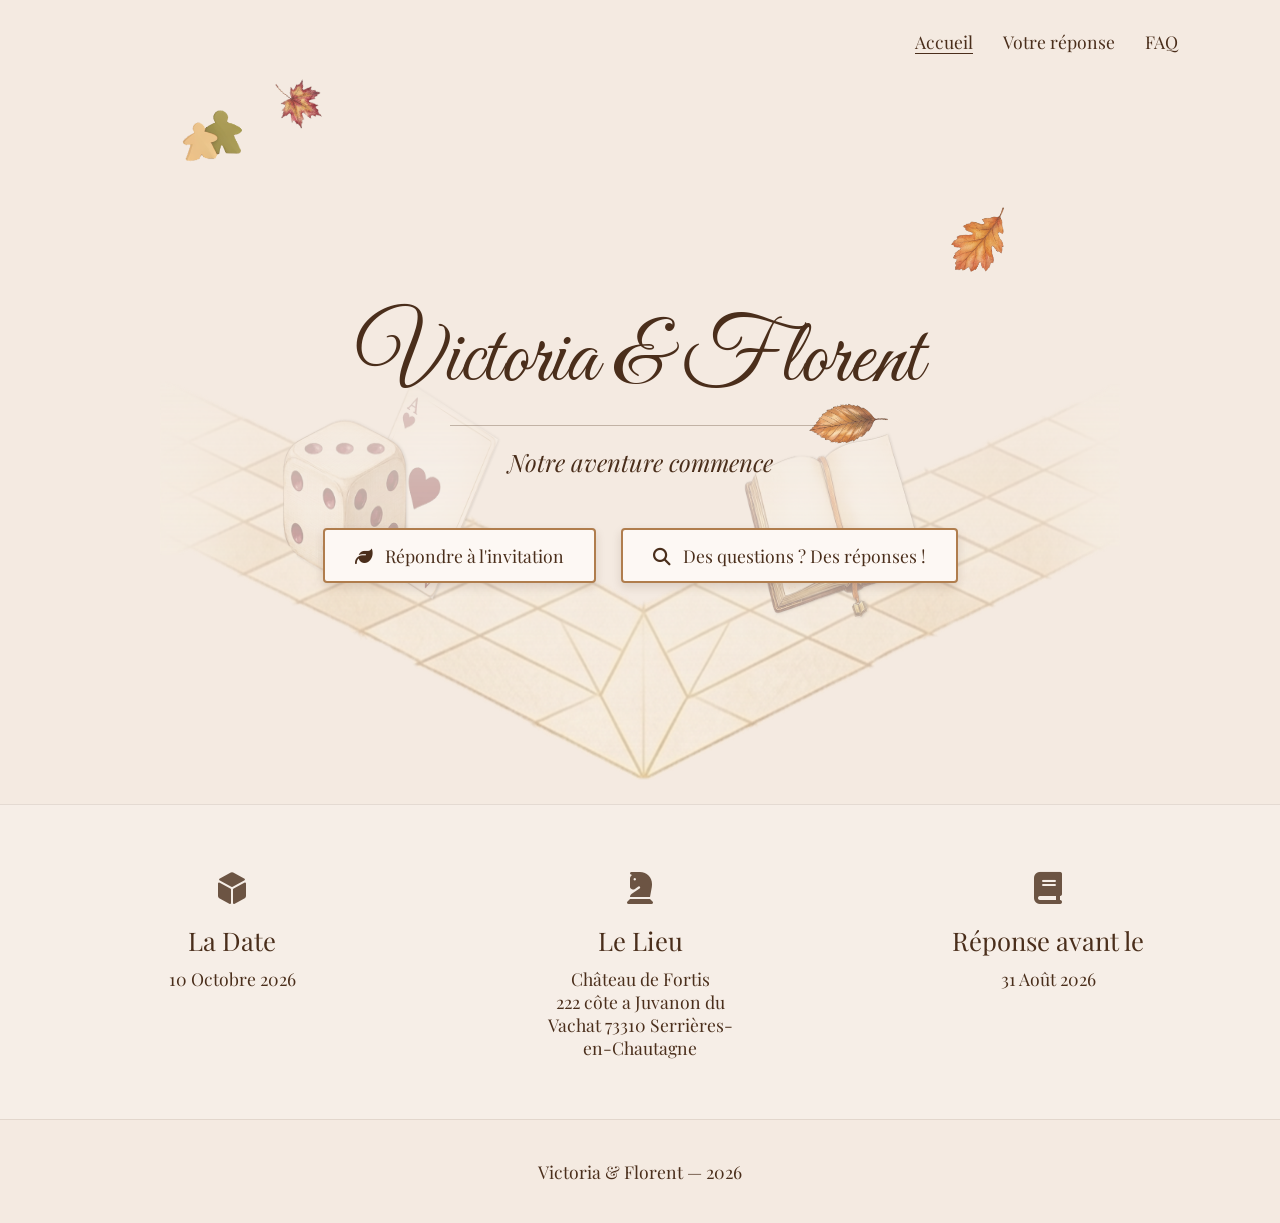
<file: index.html>
<!DOCTYPE html>
<html lang="fr">

<head>
    <meta charset="UTF-8">
    <meta name="viewport" content="width=device-width, initial-scale=1.0">
    <title>Torypo - Notre Mariage</title>
    <link rel="icon" type="png"  href="images/chicken.png">
    <link rel="preconnect" href="https://fonts.googleapis.com">
    <link rel="preconnect" href="https://fonts.gstatic.com" crossorigin>
    <link
        href="https://fonts.googleapis.com/css2?family=Great+Vibes&family=Playfair+Display:ital,wght@0,400..700;1,400..700&display=swap"
        rel="stylesheet">
    <link rel="stylesheet" href="https://cdnjs.cloudflare.com/ajax/libs/font-awesome/6.4.0/css/all.min.css">
    <link rel="stylesheet" href="style.css">
</head>

<body>

    <!-- Barre de Navigation -->
    <header>
        <nav class="navbar">
            <a href="index.html" class="nav-link active">Accueil</a>
            <a href="rsvp.html" class="nav-link">Votre réponse</a>
            <a href="faq.html" class="nav-link">FAQ</a>
        </nav>
    </header>
    <div class="icon">
        <img src="images/meeples.png" alt="Meeple" style="width: 5vw; opacity: 0.8;">
    </div>

    <div class="icon2">
        <img src="images/leaf1.png" alt="une feuille" style="width: 4vw; opacity: 0.8;">
    </div>

    <div class="icon3">
        <img src="images/leaf2.png" alt="une feuille" style="width: 4vw; opacity: 0.8;">
    </div>

    <div class="icon4">
        <img src="images/leaf3.png" alt="une feuille" style="width: 4vw; opacity: 0.8;">
    </div>
    <!-- Section Principale  -->
    <main class="hero-section">
        <!-- Conteneur pour le motif de dalles -->
        <div class="tiles-background"></div>

        <div class="hero-content">
            <h1 class="names">Victoria & Florent</h1>
            <div class="separator"></div>
            <p class="subtitle">Notre aventure commence</p>

            <div class="cta-container">
                <a href="rsvp.html" class="btn btn-primary">
                    <i class="fa-solid fa-leaf"></i> Répondre à l'invitation
                </a>
                <a href="faq.html" class="btn btn-secondary">
                    <i class="fa-solid fa-magnifying-glass"></i> Des questions ? Des réponses !
                </a>
            </div>
        </div>
    </main>

    <!-- Section Informations Clés -->
    <section class="info-grid-section">
        <div class="info-container">

            <!-- Colonne 1 : La Date -->
            <div class="info-card">
                <div class="icon-wrapper">
                    <i class="fa-solid fa-dice-d6"></i>
                </div>
                <h2>La Date</h2>
                <p>10 Octobre 2026</p>
            </div>

            <!-- Colonne 2 : Le Lieu -->
            <div class="info-card">
                <div class="icon-wrapper">
                    <i class="fa-solid fa-chess-knight"></i>
                </div>
                <h2>Le Lieu</h2>
                <p>Château de Fortis</p>
                <p>222 côte a Juvanon du Vachat 73310 Serrières-en-Chautagne</p>
            </div>

            <!-- Colonne 3 : Le Programme -->
            <div class="info-card">
                <div class="icon-wrapper">
                    <i class="fa-solid fa-book"></i>
                </div>
                <h2>Réponse avant le</h2>
                <p>31 Août 2026</p>
            </div>

        </div>
    </section>

    <!-- Pied de page -->
    <footer>
        <div class="footer-content">
            <p>Victoria & Florent — 2026</p>
        </div>
    </footer>

<script>
    // --- PARTIE 1 : Gérer l'arrivée douce (Fade In) ---
    // Dès que le contenu HTML est chargé, on active la transition
    window.addEventListener('DOMContentLoaded', () => {
        // Un très léger délai (50ms) assure que le navigateur a bien appliqué opacity: 0 initialement
        setTimeout(() => {
            document.body.classList.add('loaded');
        }, 50);
    });

    // --- PARTIE 2 : Gérer le départ doux (Fade Out) ---
    // On écoute tous les clics sur la page
    document.addEventListener('click', (e) => {
        // On cherche si l'élément cliqué est un lien <a> ou est à l'intérieur d'un lien <a>
        const link = e.target.closest('a');

        // Si ce n'est pas un lien, ou s'il n'a pas d'URL, on ne fait rien
        if (!link || !link.href) return;

        // Configuration pour valider que c'est un lien interne vers notre site (.html)
        const isInternal = link.hostname === window.location.hostname;
        const isHtmlPage = link.pathname.endsWith('.html') || link.pathname === '/'; // Gère aussi la racine '/'
        const isNotSamePage = link.hash === ''; // Ignore les liens d'ancrage (#section)

        if (isInternal && isHtmlPage && isNotSamePage) {
            e.preventDefault(); // On bloque la redirection immédiate
            const targetUrl = link.href;

            // On ajoute la classe qui fait disparaître la page
            document.body.classList.add('fade-out');

            // On attend la fin de l'animation de sortie (coordonnée avec le CSS : 0.5s)
            setTimeout(() => {
                window.location.href = targetUrl; // Redirection vers la nouvelle page
            }, 500); // 500ms = 0.5s
        }
    });
</script>

<!-- Style et structure de la notification de succès -->
<div id="rsvp-modal" class="rsvp-modal-overlay" style="display: none;">
    <div class="rsvp-modal-content">
        <div class="rsvp-modal-icon">
            <i class="fa-solid fa-scroll" style="color: #b07d4d;"></i>
        </div>
        <h2>Oyez, Oyez !</h2>
        <p>Votre réponse a bien été gravée dans le registre de notre aventure.</p>
        <p class="rsvp-modal-sub">Merci pour votre confirmation !</p>
        <button id="close-rsvp-modal" class="btn btn-primary">Fermer</button>
    </div>
</div>

<style>
/* --- Styles de la boîte de validation RSVP --- */
.rsvp-modal-overlay {
    position: fixed;
    top: 0;
    left: 0;
    width: 100%;
    height: 100%;
    background-color: rgba(0, 0, 0, 0.5);
    backdrop-filter: blur(4px); /* Effet flouté à l'arrière */
    z-index: 9999; /* Toujours au-dessus du reste */
    display: flex;
    justify-content: center;
    align-items: center;
}

.rsvp-modal-content {
    background-color: #fdf8f4; /* Votre couleur crème */
    padding: 30px 40px;
    border-radius: 12px;
    box-shadow: 0 10px 30px rgba(0, 0, 0, 0.15);
    text-align: center;
    max-width: 400px;
    width: 90%;
    border: 1px solid rgba(176, 125, 77, 0.3);
    animation: modalShow 0.4s cubic-bezier(0.4, 0, 0.2, 1);
}

.rsvp-modal-icon {
    font-size: 3rem;
    margin-bottom: 15px;
}

.rsvp-modal-content h2 {
    font-family: var(--font-title); /* Votre police manuscrite/titre */
    font-size: 2.5rem;
    margin-bottom: 10px;
    color: var(--text-color);
}

.rsvp-modal-sub {
    font-style: italic;
    font-size: 0.9rem;
    opacity: 0.8;
    margin-top: 5px;
    margin-bottom: 20px;
}

@keyframes modalShow {
    from { opacity: 0; transform: scale(0.9); }
    to { opacity: 1; transform: scale(1); }
}
</style>

<script>
    // --- Détection du retour RSVP ---
    window.addEventListener('DOMContentLoaded', () => {
        const urlParams = new URLSearchParams(window.location.search);
        
        // Si l'URL contient ?rsvp=success
        if (urlParams.get('rsvp') === 'success') {
            const modal = document.getElementById('rsvp-modal');
            const closeBtn = document.getElementById('close-rsvp-modal');
            
            // On affiche la boîte
            modal.style.display = 'flex';
            
            // Au clic sur le bouton Fermer, on cache la boîte et on nettoie l'URL
            closeBtn.addEventListener('click', () => {
                modal.style.opacity = '0';
                modal.style.transition = 'opacity 0.3s ease';
                setTimeout(() => {
                    modal.style.display = 'none';
                    // Cette ligne enlève le "?rsvp=success" de la barre d'adresse proprement
                    window.history.replaceState({}, document.title, window.location.pathname);
                }, 300);
            });
        }
    });
</script>
</body>

</html>
</file>
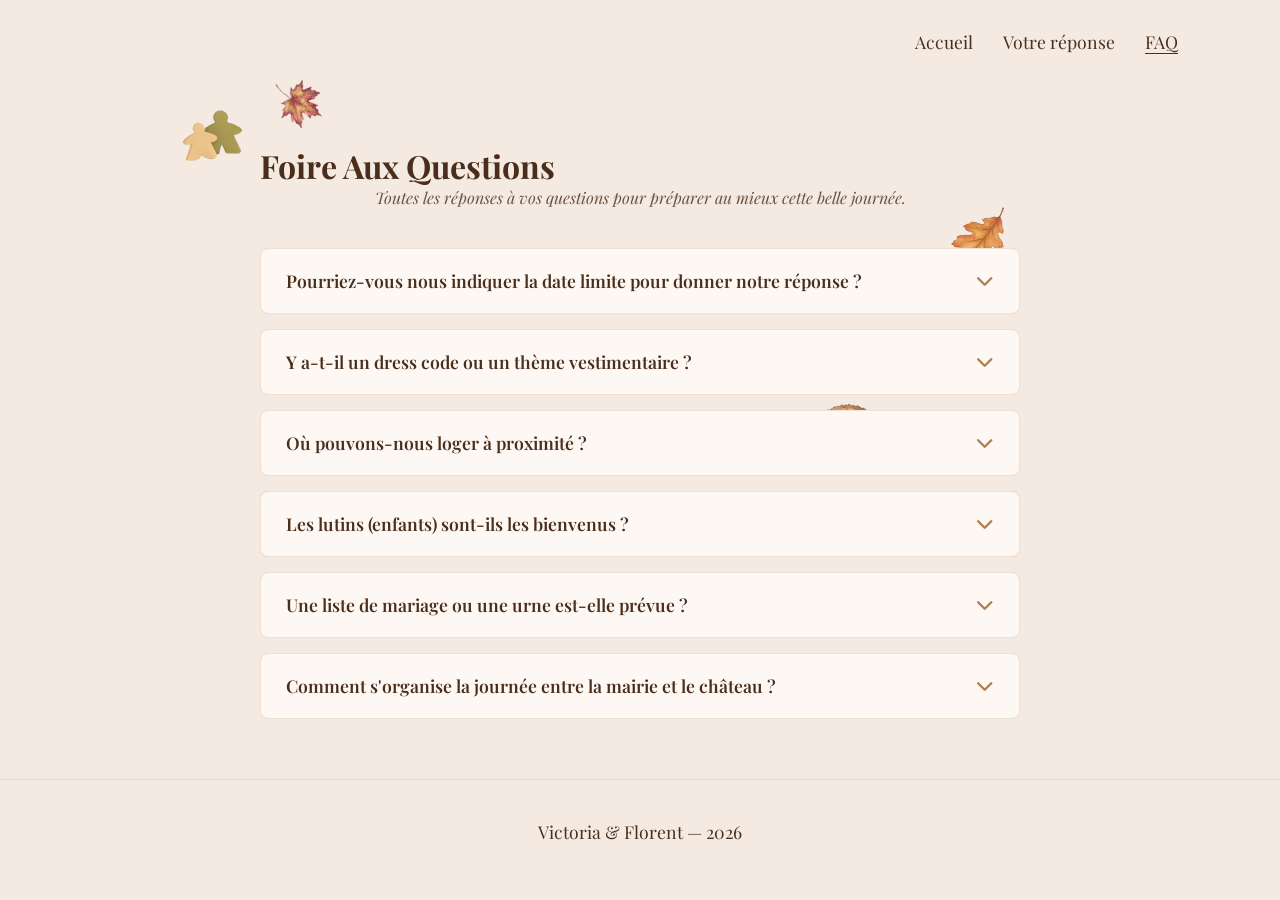
<file: faq.html>
<!DOCTYPE html>
<html lang="fr">

<head>
    <meta charset="UTF-8">
    <meta name="viewport" content="width=device-width, initial-scale=1.0">
    <title>Torypo - Notre Mariage - FAQ</title>
    <link rel="icon" type="png" href="images/chicken.png">
    <link rel="preconnect" href="https://fonts.googleapis.com">
    <link rel="preconnect" href="https://fonts.gstatic.com" crossorigin>
    <link
        href="https://fonts.googleapis.com/css2?family=Great+Vibes&family=Playfair+Display:ital,wght@0,400..700;1,400..700&display=swap"
        rel="stylesheet">
    <link rel="stylesheet" href="https://cdnjs.cloudflare.com/ajax/libs/font-awesome/6.4.0/css/all.min.css">
    <link rel="stylesheet" href="style.css">
</head>

<body>
    <!-- Barre de Navigation -->
    <header>
        <nav class="navbar">
            <a href="index.html" class="nav-link">Accueil</a>
            <a href="rsvp.html" class="nav-link">Votre réponse</a>
            <a href="faq.html" class="nav-link active">FAQ</a>
        </nav>
    </header>
    <div class="icon">
        <img src="images/meeples.png" alt="Meeple" style="width: 5vw; opacity: 0.8;">
    </div>

    <div class="icon2">
        <img src="images/leaf1.png" alt="une feuille" style="width: 4vw; opacity: 0.8;">
    </div>

    <div class="icon3">
        <img src="images/leaf2.png" alt="une feuille" style="width: 4vw; opacity: 0.8;">
    </div>

    <div class="icon4">
        <img src="images/leaf3.png" alt="une feuille" style="width: 4vw; opacity: 0.8;">
    </div>
    <main class="faq-container">
        <h1>Foire Aux Questions</h1>
        <p class="faq-subtitle">Toutes les réponses à vos questions pour préparer au mieux cette belle journée.</p>

        <div class="faq-wrapper">

            <!-- Question 1 -->
            <div class="faq-item">
                <button class="faq-question">
                    <span>Pourriez-vous nous indiquer la date limite pour donner notre réponse ?</span>
                    <i class="fa-solid fa-chevron-down arrow"></i>
                </button>
                <div class="faq-answer">
                    <p>Merci de nous faire part de votre présence ou de votre absence avant le <strong>31 août
                            2026</strong> en utilisant le formulaire sur la page <a href="rsvp.html">Votre réponse</a> de ce
                        site.</p>
                </div>
            </div>

            <!-- Question 2 -->
            <div class="faq-item">
                <button class="faq-question">
                    <span>Y a-t-il un dress code ou un thème vestimentaire ?</span>
                    <i class="fa-solid fa-chevron-down arrow"></i>
                </button>
                <div class="faq-answer">
                    <p>Le thème de notre mariage s'inspire d'une ambiance ludique et automnale ! Pour citer une grande chaine de restaurants : "Venez comme vous êtes !"
                    </p>
                </div>
            </div>

            <!-- Question 3 -->
            <div class="faq-item">
                <button class="faq-question">
                    <span>Où pouvons-nous loger à proximité ?</span>
                    <i class="fa-solid fa-chevron-down arrow"></i>
                </button>
                <div class="faq-answer">
                    <p>Nous vous proposons une option pour la nuit :</p>
                    <ul>
                        <li>Des mobile homes (à notre charge) à moins de 10 minutes à pied du domaine. Vous n'avez plus qu'à vous mettre sous la couette.</li>
                      
                    </ul>
                    <p>Si cela vous intéresse, n'oubliez pas de le renseigner dans le formulaire "Votre réponse" .</p>
                </div>
            </div>

            <!-- Question 4 -->
            <div class="faq-item">
                <button class="faq-question">
                    <span>Les lutins (enfants) sont-ils les bienvenus ?</span>
                    <i class="fa-solid fa-chevron-down arrow"></i>
                </button>
                <div class="faq-answer">
                    <p>Oui, les lutins sont les bienvenus ! Pensez simplement à nous préciser leur nombre dans le formulaire "Votre réponse" afin que nous puissions prévoir une nounou et des menus adaptés.</p>
                </div>
            </div>

            <!-- Question 5 -->
            <div class="faq-item">
                <button class="faq-question">
                    <span>Une liste de mariage ou une urne est-elle prévue ?</span>
                    <i class="fa-solid fa-chevron-down arrow"></i>
                </button>
                <div class="faq-answer">
                    <p>Votre présence à nos côtés est le plus beau des cadeaux. Cependant, si vous souhaitez contribuer
                        à notre future lune de miel, une urne sera mise à votre
                        disposition le jour J.</p>
                </div>
            </div>
            
                <!-- Question 6 -->
            <div class="faq-item">
    <button class="faq-question">
        <span>Comment s'organise la journée entre la mairie et le château ?</span>
        <i class="fa-solid fa-chevron-down arrow"></i>
    </button>
    <div class="faq-answer">
        <p>L'aventure va se dérouler en deux temps forts, séparés géographiquement :</p>
        <ul>
            <li><strong>11h00 :</strong> La cérémonie civile à la mairie de Cruet (assez éloignée du domaine).</li>
            <li><strong>16h00 :</strong> La cérémonie laïque au magnifique <strong>Château de Fortis</strong>, qui marquera le début des grandes festivités.</li>
        </ul>
        <p><strong>Pas de panique pour le creux de la journée !</strong> Compte tenu de la distance et des 5 heures qui séparent les deux moments, sachez que <strong>la mairie est un moment totalement optionnel</strong>. Nous serons évidemment ravis de vous y voir, mais nous comprendrons parfaitement que vous préfériez nous rejoindre directement à 16h au château pour attaquer la journée en pleine forme.</p>
    </div>
</div>
        </div>
    </main>
      <footer>
        <div class="footer-content">
            <p>Victoria & Florent — 2026</p>
        </div>
    </footer>

    <!-- SCRIPT POUR L'EFFET ACCORDÉON -->
    <script>
        document.querySelectorAll('.faq-question').forEach(button => {
        button.addEventListener('click', () => {
            const faqItem = button.parentElement;
            const faqAnswer = faqItem.querySelector('.faq-answer');
            const isActive = faqItem.classList.contains('active');

            // 1. Ferme toutes les autres questions
            document.querySelectorAll('.faq-item').forEach(item => {
                item.classList.remove('active');
                item.querySelector('.faq-answer').style.maxHeight = null;
            });

            // 2. Si la question n'était pas déjà ouverte, on l'ouvre
            if (!isActive) {
                faqItem.classList.add('active');
                // On calcule dynamiquement la hauteur réelle du texte (adapte sur mobile !)
                faqAnswer.style.maxHeight = faqAnswer.scrollHeight + "px";
            }
        });
    });
    </script>
    <script>
        // --- PARTIE 1 : Gérer l'arrivée douce (Fade In) ---
        // Dès que le contenu HTML est chargé, on active la transition
        window.addEventListener('DOMContentLoaded', () => {
            // Un très léger délai (50ms) assure que le navigateur a bien appliqué opacity: 0 initialement
            setTimeout(() => {
                document.body.classList.add('loaded');
            }, 50);
        });

        // --- PARTIE 2 : Gérer le départ doux (Fade Out) ---
        // On écoute tous les clics sur la page
        document.addEventListener('click', (e) => {
            // On cherche si l'élément cliqué est un lien <a> ou est à l'intérieur d'un lien <a>
            const link = e.target.closest('a');

            // Si ce n'est pas un lien, ou s'il n'a pas d'URL, on ne fait rien
            if (!link || !link.href) return;

            // Configuration pour valider que c'est un lien interne vers notre site (.html)
            const isInternal = link.hostname === window.location.hostname;
            const isHtmlPage = link.pathname.endsWith('.html') || link.pathname === '/'; // Gère aussi la racine '/'
            const isNotSamePage = link.hash === ''; // Ignore les liens d'ancrage (#section)

            if (isInternal && isHtmlPage && isNotSamePage) {
                e.preventDefault(); // On bloque la redirection immédiate
                const targetUrl = link.href;

                // On ajoute la classe qui fait disparaître la page
                document.body.classList.add('fade-out');

                // On attend la fin de l'animation de sortie (coordonnée avec le CSS : 0.5s)
                setTimeout(() => {
                    window.location.href = targetUrl; // Redirection vers la nouvelle page
                }, 500); // 500ms = 0.5s
            }
        });
    </script>
</body>

</html>
</file>
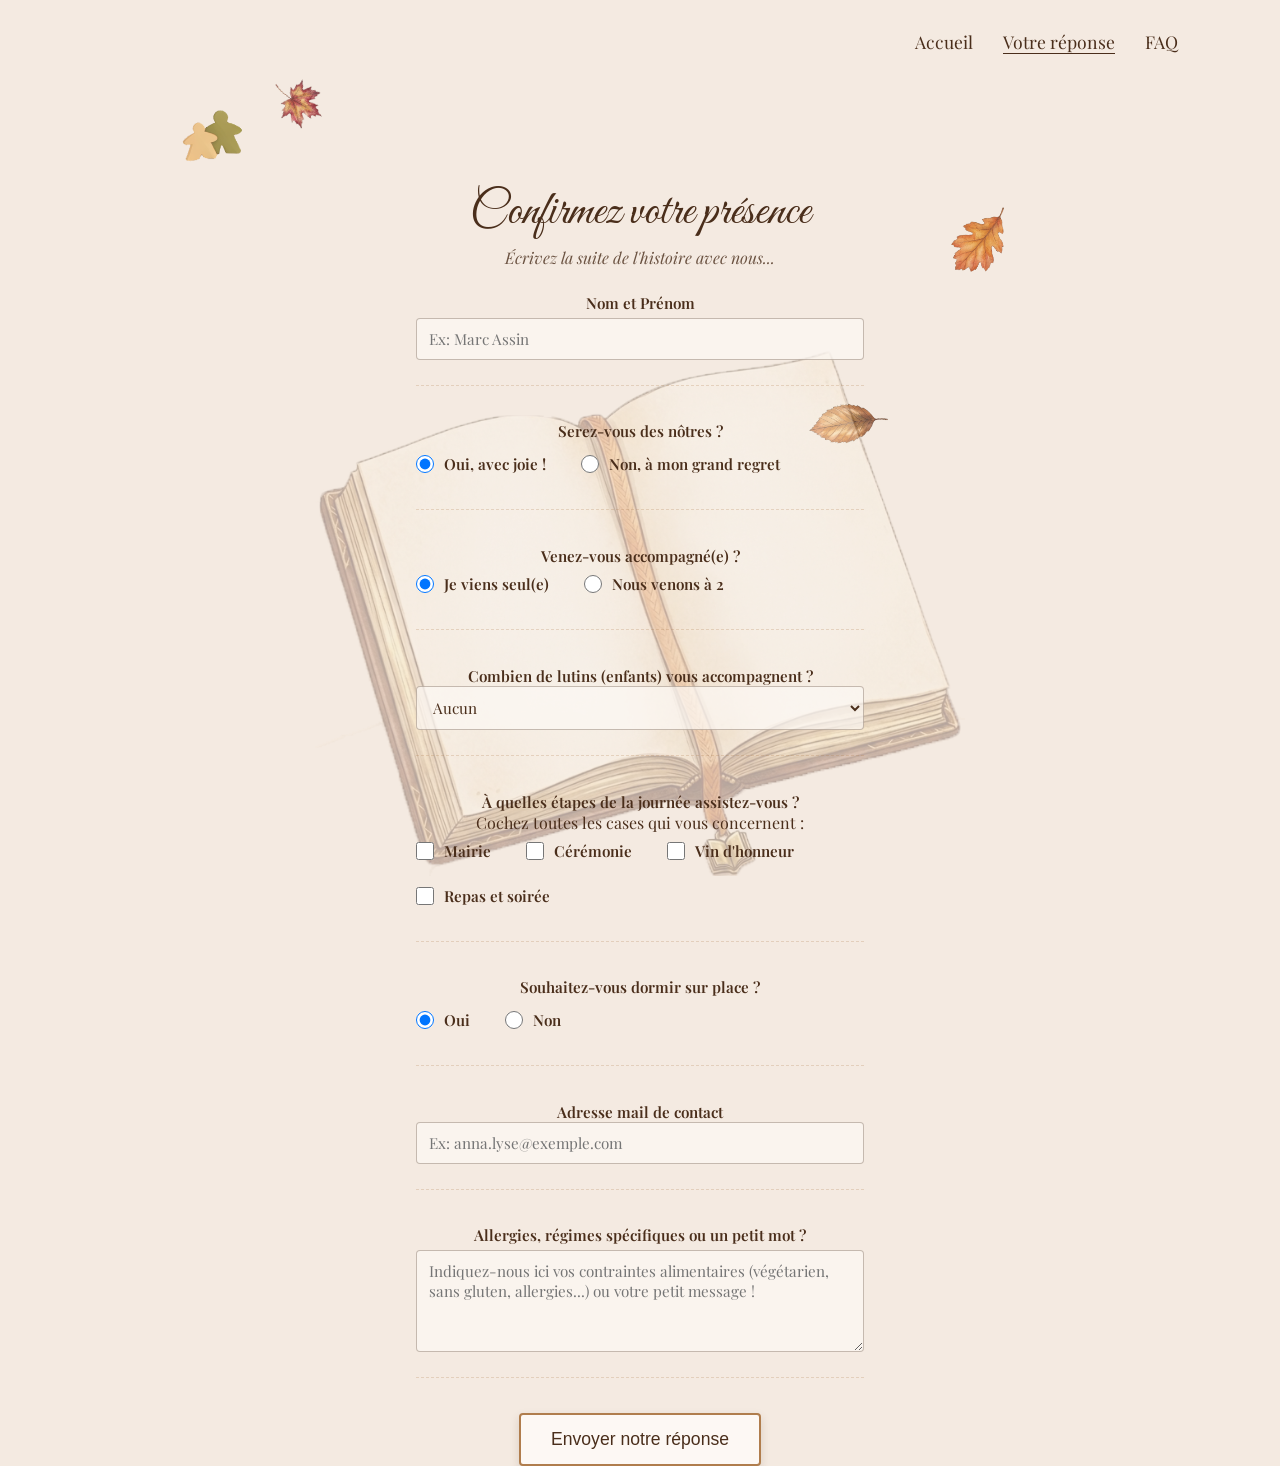
<file: rsvp.html>
<!DOCTYPE html>
<html lang="fr">

<head>
    <meta charset="UTF-8">
    <meta name="viewport" content="width=device-width, initial-scale=1.0">
    <title>Torypo - Notre Mariage - reponse</title>
    <link rel="icon" type="png" href="images/chicken.png">
    <link rel="preconnect" href="https://fonts.googleapis.com">
    <link rel="preconnect" href="https://fonts.gstatic.com" crossorigin>
    <link
        href="https://fonts.googleapis.com/css2?family=Great+Vibes&family=Playfair+Display:ital,wght@0,400..700;1,400..700&display=swap"
        rel="stylesheet">
    <link rel="stylesheet" href="https://cdnjs.cloudflare.com/ajax/libs/font-awesome/6.4.0/css/all.min.css">
    <link rel="stylesheet" href="style.css">
</head>

<body>

    <!-- Barre de Navigation -->
    <header>
        <nav class="navbar">
            <a href="index.html" class="nav-link ">Accueil</a>
            <a href="rsvp.html" class="nav-link active">Votre réponse</a>
            <a href="faq.html" class="nav-link">FAQ</a>
        </nav>
    </header>
    <div class="icon">
        <img src="images/meeples.png" alt="Meeple" style="width: 5vw; opacity: 0.8;">
    </div>
    <div class="icon2">
        <img src="images/leaf1.png" alt="une feuille" style="width: 4vw; opacity: 0.8;">
    </div>

    <div class="icon3">
        <img src="images/leaf2.png" alt="une feuille" style="width: 4vw; opacity: 0.8;">
    </div>

    <div class="icon4">
        <img src="images/leaf3.png" alt="une feuille" style="width: 4vw; opacity: 0.8;">
    </div>

    <!-- Section Principale RSVP -->
    <main class="rsvp-section">
        <div class="rsvp-book-container">

            <!-- Le livre ouvert en arrière-plan -->
            <img src="images/livre.png" alt="Livre d'aventure" class="book-background">

            <!-- Le formulaire superposé sur les pages du livre -->
            <div class="book-content-overlay">

                <h1 class="rsvp-title">Confirmez votre présence</h1>
                <p class="rsvp-subtitle">Écrivez la suite de l'histoire avec nous...</p>

                <!-- Formulaire connecté à FormSubmit -->
                <form action="https://formsubmit.co/mariage.torypo@gmail.com" method="POST" class="rsvp-wedding-form">

                    <!-- Configuration FormSubmit (Pas de captcha pour vos invités + page de retour) -->
                    <input type="hidden" name="_captcha" value="false">
                    <input type="hidden" name="_next"
                        value="https://FlorentCOMMERSON.github.io/mariage/index.html?rsvp=success">
                    <input type="hidden" name="_subject" value="✨ Nouvelle réponse Mariage !">

                    <!-- 1. Nom & Prénom du premier invité -->
    <div class="form-group">
        <label for="guest-name">Nom et Prénom</label>
        <input type="text" id="guest-name" name="Nom Prénom Principal" placeholder="Ex: Marc Assin" required>
    </div>

    <!-- 2. Présence ("Serez-vous des nôtres ?") -->
    <div class="form-group">
        <label>Serez-vous des nôtres ?</label>
        <div class="radio-group">
            <label class="radio-label">
                <input type="radio" name="Presence" value="Oui" required checked>
                <span>Oui, avec joie !</span>
            </label>
            <label class="radio-label">
                <input type="radio" name="Presence" value="Non">
                <span>Non, à mon grand regret</span>
            </label>
        </div>
    </div>

    <!-- 3. Nombre d'adultes (Seul ou à 2) -->
    <div class="form-group" id="number-of-guests-group">
        <label>Venez-vous accompagné(e) ?</label>
        <div class="radio-group">
            <label class="radio-label">
                <input type="radio" name="Nombre d'adultes" value="1" id="guest-single" checked>
                <span>Je viens seul(e)</span>
            </label>
            <label class="radio-label">
                <input type="radio" name="Nombre d'adultes" value="2" id="guest-couple">
                <span>Nous venons à 2</span>
            </label>
        </div>
    </div>

    <!-- 4. Champ dynamique pour le 2ème invité (Caché par défaut) -->
    <div class="form-group" id="second-guest-group" style="display: none;">
        <label for="second-guest-name">Nom et Prénom de la 2ème personne</label>
        <input type="text" id="second-guest-name" name="Nom Prénom 2eme Invité" placeholder="Ex: Léa Bricot">
    </div>

    <!-- 5. Nombre d'enfants -->
    <div class="form-group">
        <label for="children-count">Combien de lutins (enfants) vous accompagnent ?</label>
        <select id="children-count" name="Nombre d'enfants">
            <option value="0" selected>Aucun</option>
            <option value="1">1 lutin</option>
            <option value="2">2 lutins</option>
            <option value="3">3 lutins</option>
        </select>
    </div>

    <!-- 6. Étapes de la journée (Cases à cocher multiples) -->
    <div class="form-group checkboxes-presence">
        <label>À quelles étapes de la journée assistez-vous ?</label>
        <p class="form-help">Cochez toutes les cases qui vous concernent :</p>
        
        <div class="checkbox-list">
            <label class="checkbox-label">
                <input type="checkbox" name="Assiste à : Mairie" value="Oui">
                <span>Mairie</span>
            </label>
              <label class="checkbox-label">
                <input type="checkbox" name="Assiste à : Cérémonie" value="Oui">
                <span>Cérémonie</span>
            </label>
            <label class="checkbox-label">
                <input type="checkbox" name="Assiste à : Vin d'honneur" value="Oui">
                <span>Vin d'honneur</span>
            </label>
            <label class="checkbox-label">
                <input type="checkbox" name="Assiste à : Repas et soirée" value="Oui">
                <span>Repas et soirée</span>
            </label>
        </div>
    </div>

    <!-- 6.5. Passer la nuit -->
    <div class="form-group" id="night">
        <label>Souhaitez-vous dormir sur place ?</label>
        <div class="radio-group">
            <label class="radio-label">
                <input type="radio" name="Passer la nuit" value="1" id="night-yes" checked>
                <span>Oui</span>
            </label>
            <label class="radio-label">
                <input type="radio" name="Passer la nuit" value="0" id="night-no">
                <span>Non</span>
            </label>
        </div>
    </div>

    <!-- 7. Adresse email de contact -->
    <div class="form-group">
        <label for="guest-email">Adresse mail de contact</label>
        <input type="email" id="guest-email" name="Email de contact" placeholder="Ex: anna.lyse@exemple.com" required>
    </div>

    <!-- 8. Allergies, régimes ou petit mot -->
    <div class="form-group">
        <label for="guest-notes">Allergies, régimes spécifiques ou un petit mot ?</label>
        <textarea id="guest-notes" name="Allergies, Régimes ou Message" rows="4" placeholder="Indiquez-nous ici vos contraintes alimentaires (végétarien, sans gluten, allergies...) ou votre petit message !"></textarea>
    </div>

    <!-- Bouton de soumission -->
    <div class="form-submit-container">
        <button type="submit" class="btn btn-primary">Envoyer notre réponse</button>
    </div>

</form>

<script>
    document.addEventListener('DOMContentLoaded', function() {
        // 1. Sélection des boutons radio de présence
        const presenceRadios = document.querySelectorAll('input[name="Presence"]');
        
        // 2. Sélection du choix d'accompagnement et du 2ème invité
        const radioSingle = document.getElementById('guest-single');
        const radioCouple = document.getElementById('guest-couple');
        const secondGuestGroup = document.getElementById('second-guest-group');
        const secondGuestInput = document.getElementById('second-guest-name');
        const numberOfGuestsGroup = document.getElementById('number-of-guests-group');

        // 3. Sélection des autres champs à masquer/afficher
        // Pour que cela fonctionne, nous allons cibler les parents directs (.form-group) de ces éléments
        const childrenGroup = document.getElementById('children-count').closest('.form-group');
        const stepsGroup = document.querySelector('.checkboxes-presence');
        const emailGroup = document.getElementById('guest-email').closest('.form-group');

        // Fonction pour gérer l'apparition du 2ème invité (quand on est présent)
        function toggleSecondGuest() {
            const isComing = document.querySelector('input[name="Presence"]:checked').value === 'Oui';
            
            if (radioCouple && radioCouple.checked && isComing) {
                secondGuestGroup.style.display = 'block';
                if (secondGuestInput) secondGuestInput.setAttribute('required', 'required');
            } else {
                secondGuestGroup.style.display = 'none';
                if (secondGuestInput) {
                    secondGuestInput.removeAttribute('required');
                    secondGuestInput.value = ''; // On vide pour éviter d'envoyer une valeur résiduelle
                }
            }
        }

        // Fonction globale qui affiche ou cache les blocs selon la présence (Oui/Non)
        function handlePresenceChange() {
            const isComing = document.querySelector('input[name="Presence"]:checked').value === 'Oui';

            if (isComing) {
                // S'IL VIENT : On réaffiche tout le formulaire
                if (numberOfGuestsGroup) numberOfGuestsGroup.style.display = 'block';
                if (childrenGroup) childrenGroup.style.display = 'block';
                if (stepsGroup) stepsGroup.style.display = 'block';
                if (emailGroup) emailGroup.style.display = 'block';
                
                // On remet l'email en obligatoire
                document.getElementById('guest-email').setAttribute('required', 'required');
                
                // On gère l'affichage dynamique du 2ème invité selon son choix (seul ou à 2)
                toggleSecondGuest();
            } else {
                // S'IL NE VIENT PAS : On masque tout sauf Nom, Présence et Petit Mot
                if (numberOfGuestsGroup) numberOfGuestsGroup.style.display = 'none';
                if (secondGuestGroup) secondGuestGroup.style.display = 'none';
                if (childrenGroup) childrenGroup.style.display = 'none';
                if (stepsGroup) stepsGroup.style.display = 'none';
                if (emailGroup) emailGroup.style.display = 'none';
                
                // On retire la contrainte "obligatoire" de l'e-mail et du 2e invité puisqu'ils sont masqués
                document.getElementById('guest-email').removeAttribute('required');
                if (secondGuestInput) secondGuestInput.removeAttribute('required');
            }
        }

        // Écoute des changements sur les boutons "Seul" ou "À 2"
        if (radioSingle) radioSingle.addEventListener('change', toggleSecondGuest);
        if (radioCouple) radioCouple.addEventListener('change', toggleSecondGuest);

        // Écoute des changements sur le choix Oui/Non de présence
        presenceRadios.forEach(radio => {
            radio.addEventListener('change', handlePresenceChange);
        });

        // Lancement initial au chargement du formulaire
        handlePresenceChange();
    });
</script>
            </div>
        </div>
    </main>

    <!-- Pied de page -->

    <script>
        // --- PARTIE 1 : Gérer l'arrivée douce (Fade In) ---
        // Dès que le contenu HTML est chargé, on active la transition
        window.addEventListener('DOMContentLoaded', () => {
            // Un très léger délai (50ms) assure que le navigateur a bien appliqué opacity: 0 initialement
            setTimeout(() => {
                document.body.classList.add('loaded');
            }, 50);
        });

        // --- PARTIE 2 : Gérer le départ doux (Fade Out) ---
        // On écoute tous les clics sur la page
        document.addEventListener('click', (e) => {
            // On cherche si l'élément cliqué est un lien <a> ou est à l'intérieur d'un lien <a>
            const link = e.target.closest('a');

            // Si ce n'est pas un lien, ou s'il n'a pas d'URL, on ne fait rien
            if (!link || !link.href) return;

            // Configuration pour valider que c'est un lien interne vers notre site (.html)
            const isInternal = link.hostname === window.location.hostname;
            const isHtmlPage = link.pathname.endsWith('.html') || link.pathname === '/'; // Gère aussi la racine '/'
            const isNotSamePage = link.hash === ''; // Ignore les liens d'ancrage (#section)

            if (isInternal && isHtmlPage && isNotSamePage) {
                e.preventDefault(); // On bloque la redirection immédiate
                const targetUrl = link.href;

                // On ajoute la classe qui fait disparaître la page
                document.body.classList.add('fade-out');

                // On attend la fin de l'animation de sortie (coordonnée avec le CSS : 0.5s)
                setTimeout(() => {
                    window.location.href = targetUrl; // Redirection vers la nouvelle page
                }, 500); // 500ms = 0.5s
            }
        });
    </script>
</body>

</html>
</file>
<file: style.css>
/* --- Variables de couleur & Reset --- */
:root {
    --bg-color: #f4eae1;       /* Fond crème/vintage */
    --text-color: #4a2e1b;     /* Brun foncé pour les textes */
    --accent-color: #b07d4d;   /* Doré/marron clair pour les bordures/boutons */
    --btn-bg: #fdf8f4;         /* Fond des boutons clair */
    --font-title: 'Great Vibes', cursive;
    --font-text: 'Playfair Display', serif;
}

* {
    margin: 0;
    padding: 0;
    box-sizing: border-box;
}

/* L'état normal de la page */
/* --- Styles de base pour la transition globale --- */
body {
    /* Au chargement, la page est invisible et légèrement décalée vers le bas */
    opacity: 0;
    transform: translateY(10px);
    
    /* On définit une transition douce sur l'opacité et la position */
    transition: opacity 0.6s ease-in-out, transform 0.6s ease-in-out;
    
    /* Petit correctif pour éviter les barres de défilement pendant l'animation */
    overflow-x: hidden;
}

/* --- ÉTATE 1 : L'entrée douce (Fade In) --- */
/* Cette classe sera ajoutée par JavaScript dès que la page est chargée */
body.loaded {
    opacity: 1;
    transform: translateY(0); /* La page reprend sa place */
}

/* --- ÉTAT 2 : La sortie douce (Fade Out) --- */
/* Cette classe est ajoutée temporairement juste avant de quitter la page */
body.fade-out {
    opacity: 0;
    transform: translateY(-10px); /* Léger effet de glissement vers le haut */
    /* On force la transition même si 'loaded' est présente */
    transition: opacity 0.5s ease-in-out, transform 0.5s ease-in-out;
}

body {
    background-color: var(--bg-color);
    color: var(--text-color);
    font-family: var(--font-text);
    min-height: 100vh;
    display: flex;
    flex-direction: column;
    /* Optionnel : vous pourrez ajouter ici un léger grain ou dégradé pour imiter le fond texturé de votre maquette */
}

/* --- Navigation --- */
header {
    width: 100%;
    display: flex;
    justify-content: flex-end;
    padding: 30px 8%;
}

.navbar {
    display: flex;
    gap: 30px;
}

.nav-link {
    text-decoration: none;
    color: var(--text-color);
    font-size: 1.1rem;
    transition: opacity 0.3s ease;
}

.nav-link:hover, .nav-link.active {
    border-bottom: 1px solid var(--text-color);
}

/* --- Section Hero (Haut) --- */
.hero-section {
    position: relative;
    min-height: 80vh; /* Donnez-lui de la hauteur */
    display: flex;
    justify-content: center;
    align-items: center;
    overflow: hidden; /* Important pour que le fond ne déborde pas */
}

.hero-content {
    position: relative;
    z-index: 2; /* Supérieur au fond, donc passe au-dessus */
    text-align: center;
}

.names {
    font-family: var(--font-title);
    font-size: 5.5rem;
    font-weight: 400;
    margin-bottom: 10px;
}

.separator {
    width: 60%;
    height: 1px;
    background-color: rgba(74, 46, 27, 0.3);
    margin: 0 auto 20px auto;
}

.subtitle {
    font-style: italic;
    font-size: 1.5rem;
    margin-bottom: 50px;
}

/* --- Boutons --- */
.cta-container {
    display: flex;
    justify-content: center;
    gap: 25px;
    flex-wrap: wrap;
}

.btn {
    display: inline-block;
    text-decoration: none;
    color: var(--text-color);
    background-color: var(--btn-bg);
    padding: 14px 30px;
    font-size: 1.1rem;
    border: 2px solid var(--accent-color);
    border-radius: 4px;
    box-shadow: 0 4px 10px rgba(74, 46, 27, 0.15);
    transition: all 0.3s ease;
}

.btn i {
    margin-right: 8px;
    color: var(--text-color);
}

.btn:hover {
    transform: translateY(-2px);
    box-shadow: 0 6px 15px rgba(74, 46, 27, 0.25);
}

/* --- Section 3 Colonnes (Bas) --- */
.info-grid-section {
    background-color: rgba(255, 255, 255, 0.2); /* Léger contraste pour le bas */
    padding: 60px 10%;
    border-top: 1px solid rgba(74, 46, 27, 0.1);
}

.info-container {
    display: grid;
    grid-template-columns: repeat(3, 1fr);
    gap: 200px;
    max-width: 1100px;
    margin: 0 auto;
}

.info-card {
    text-align: center;
    /* position: relative; */
}

/* Séparateurs verticaux entre les colonnes */
.info-card:not(:last-child)::after {
    content: "";
    position: absolute;
    right: -20px;
    top: 20%;
    height: 60%;
    width: 1px;
    background-color: rgba(74, 46, 27, 0.2);
}

.icon-wrapper {
    font-size: 2rem;
    margin-bottom: 15px;
    color: var(--text-color);
    opacity: 0.8;
}

.info-card h2 {
    z-index: 2;
    font-size: 1.6rem;
    font-weight: 400;
    margin-bottom: 10px;
}

.info-card p {
      z-index: 2;
    font-size: 1.1rem;
}

/* --- Footer --- */
footer {
    text-align: center;
    padding: 40px 20px;
    font-size: 1.1rem;
    border-top: 1px solid rgba(74, 46, 27, 0.1);
}

.icon {
    position: absolute;
    top:10vh;
    left: 20vh;
    margin-top: 15px;
    font-size: 1.2rem;
    z-index: 1;
}

.icon2 {
    position: absolute;
    top:6vh;
    left: 30vh;
    margin-top: 15px;
    font-size: 1.2rem;
    z-index: 1;
    transform: rotate(120deg);
}

.icon3 {
    position: absolute;
    top:20vh;
    right: 30vh;
    margin-top: 15px;
    font-size: 1.2rem;
    transform: rotate(220deg);
    z-index: 1;
}

.icon4 {
    position: absolute;
    top:40vh;
    right: 45vh;
    margin-top: 15px;
    font-size: 1.2rem;
    transform: rotate(260deg);
    z-index: 1;
}
/* Zone pour afficher vos dalles au milieu en arrière-plan */
.tiles-background {
    position: absolute;
    bottom: 0;   /* On fixe le fond en bas */
    left: 0;
    width: 100%;
    height: 50vh; /* Sa hauteur totale souhaitée */
    
    /* L'image de fond */
    background-image: url('images/dalles2.png');
    background-repeat: no-repeat;
    background-position: center bottom;
    background-size: 75% 100%;

    z-index: 1;    /* Au-dessus de rien, en dessous de tout */
    pointer-events: none;
    
    /* LA CORRECTION : Masquage graduel (le haut est invisible, le bas est visible) */
    -webkit-mask-image: linear-gradient(to bottom, rgba(0,0,0,0) 0%, rgba(0,0,0,1) 100%);
            mask-image: linear-gradient(to bottom, rgba(0,0,0,0) 0%, rgba(0,0,0,1) 100%);
    
    /* Ajustement de la zone de masquage : on efface les premiers 100px */
    -webkit-mask-position: 0 -100px;
            mask-position: 0 -100px;
    -webkit-mask-size: 100% calc(100% + 100px);
            mask-size: 100% calc(100% + 100px);
}

/* --- Responsive (Pour les téléphones) --- */
@media (max-width: 768px) {
    header {
        justify-content: center;
        padding: 20px;
    }
    .names {
        font-size: 4rem;
    }
    .info-container {
        grid-template-columns: 1fr;
        gap: 50px;
    }
    .info-card:not(:last-child)::after {
        display: none; /* On enlève les barres verticales sur mobile */
    }

    .tiles-background {
        height: 40vh; /* On réduit la hauteur du fond sur mobile */
        background-size: 100% 100%; /* On ajuste la taille de l'image pour qu'elle remplisse bien le fond */
    }
}

/* Style pour vos icônes personnalisées générées */
.custom-icon {
    width: 60px;
    height: 60px;
    object-fit: contain;
}

/* La carte a une forme plus allongée */
.custom-icon-card {
    width: 50px;
    height: 70px;
    object-fit: contain;
}



/* On s'assure que le contenu reste au-dessus des dalles arrière-plan */
.hero-content {
    position: relative;
    z-index: 2;
}

/* --- Page RSVP --- */

.form-group {
    margin-bottom: 35px; /* Espace généreux entre les champs */
    padding-bottom: 25px; /* Espace avant la ligne de séparation */
    border-bottom: 1px dashed rgba(176, 125, 77, 0.25); /* Ligne pointillée fine et élégante (couleur dorée/brune) */
}


.radio-label, .checkbox-label {
    display: inline-flex;
    align-items: center; /* Aligne verticalement le bouton et le texte sur le même axe */
    gap: 10px;           /* Crée un espace propre de 10px entre le bouton et le texte */
    margin-right: 20px;  /* Espace à droite pour ne pas coller l'option suivante */
    margin-bottom: 10px; /* Espace en dessous si les options passent à la ligne */
    cursor: pointer;     /* Change le curseur en main au survol pour une meilleure UX */
}

/* On s'assure que le bouton garde sa taille d'origine et ne s'écrase pas */
.radio-label input[type="radio"],
.checkbox-label input[type="checkbox"] {
    margin: 0;         /* Supprime les marges par défaut du navigateur */
    flex-shrink: 0;    /* Empêche le bouton de se déformer si le texte est long */
    width: 18px;       /* Optionnel : ajuste légèrement la taille pour une meilleure lisibilité */
    height: 18px;
}

/* Optionnel : aligner toute la liste des checkboxes ou radios en ligne ou en colonne propre */
.radio-group, .checkbox-list {
    display: flex;
    flex-wrap: wrap;   /* Permet de passer à la ligne proprement sur les écrans de téléphones */
    gap: 15px;         /* Espace global entre les différents choix */
    margin-top: 8px;
}

.rsvp-section {
    flex: 1;
    display: flex;
    justify-content: center;
    align-items: center;
    padding: 40px 20px;
}

/* Conteneur principal qui superpose le texte sur l'image du livre */
.rsvp-book-container {
    position: relative;
    width: 100%;
    max-width: 650px; /* S'adapte à la forme verticale du livre généré */
    aspect-ratio: 2 / 3;
    display: flex;
    justify-content: center;
    align-items: center;
}

/* L'image du livre prend toute la place en fond */
.book-background {
    position: absolute;
    top: 0;
    left: 0;
    width: 100%;
    height: 100%;
    object-fit: contain;
    z-index: 1;
    opacity: 0.3;
}

/* Le contenu textuel écrit "par-dessus" les pages */
.book-content-overlay {
    min-height: 100vh;
    position: relative;
    z-index: 2;
    width: 75%; /* Laisse une marge pour voir les bords du livre */
    height: 75%;
    display: flex;
    flex-direction: column;
    justify-content: flex-start; /* Aligne le contenu vers le haut au lieu de le centrer verticalement */
    
    padding-top: 60px;    /* Espace de sécurité en haut pour que le H1 respire */
    padding-bottom: 60px; /* Espace en bas pour pouvoir scroller confortablement */
    box-sizing: border-box;
    padding: 20px;
    text-align: center;
}

.rsvp-title {
    font-family: var(--font-title);
    font-size: 3rem;
    font-weight: 400;
    margin-bottom: 5px;
    color: var(--text-color);
}

.rsvp-subtitle {
    font-style: italic;
    font-size: 1rem;
    margin-bottom: 25px;
    opacity: 0.8;
}

/* --- Styles des champs du Formulaire --- */
.rsvp-form {
    display: flex;
    flex-direction: column;
    gap: 15px;
    text-align: left;
}

.form-group {
    display: flex;
    flex-direction: column;
    gap: 5px;
}

.form-group label {
    font-size: 0.95rem;
    font-weight: 600;
    color: var(--text-color);
}

.form-group input, 
.form-group select, 
.form-group textarea {
    width: 100%;
    padding: 10px 12px;
    font-family: var(--font-text);
    font-size: 0.95rem;
    border: 1px solid rgba(74, 46, 27, 0.3);
    border-radius: 4px;
    background-color: rgba(253, 248, 244, 0.7); /* Fond semi-transparent pour voir le grain du papier dessous */
    color: var(--text-color);
    outline: none;
    transition: all 0.3s ease;
}

.form-group input:focus, 
.form-group select:focus, 
.form-group textarea:focus {
    border-color: var(--accent-color);
    background-color: rgba(253, 248, 244, 0.95);
    box-shadow: 0 0 5px rgba(176, 125, 77, 0.2);
}

/* Bouton envoyer personnalisé "plume" */
.btn-submit {
    margin-top: 10px;
    cursor: pointer;
    width: 100%;
    font-weight: 600;
}

/* --- Responsive RSVP (Mobile) --- */
@media (max-width: 600px) {
    .rsvp-book-container {
        max-width: 100%;
        aspect-ratio: auto; /* On casse la forme du livre sur mobile pour que le texte ne soit pas minuscule */
        background-color: rgba(255, 255, 255, 0.5);
        border-radius: 8px;
        box-shadow: 0 4px 15px rgba(0,0,0,0.05);
        padding: 20px 10px;
    }
    
    .book-background {
        display: none; /* On cache le livre sur petit écran pour privilégier la lisibilité */
    }
    
    .book-content-overlay {
        width: 100%;
        height: auto;
        padding: 0;
    }

    .rsvp-title {
        font-size: 2.5rem;
    }
}

/* --- PAGE FAQ --- */

.faq-container {
    max-width: 800px;
    margin: 60px auto;
    padding: 0 20px;
    z-index: 2; /* On s'assure que le contenu FAQ est au-dessus des dalles de fond */
}

.faq-subtitle {
    text-align: center;
    font-style: italic;
    opacity: 0.8;
    margin-bottom: 40px;
}

.faq-wrapper {
    display: flex;
    flex-direction: column;
    gap: 15px; /* Équivalent de l'aération de notre formulaire */
}

/* Structure de chaque ligne de FAQ */
.faq-item {
    background-color: #fdf8f4; /* Votre couleur crème */
    border: 1px solid rgba(176, 125, 77, 0.2);
    border-radius: 8px;
    overflow: hidden;
    transition: all 0.3s ease;
}

/* Le bouton de la question */
.faq-question {
    width: 100%;
    background: none;
    border: none;
    outline: none;
    padding: 20px 25px;
    display: flex;
    justify-content: space-between;
    align-items: center;
    text-align: left;
    font-size: 1.1rem;
    font-weight: 600;
    color: var(--text-color);
    cursor: pointer;
    font-family: inherit;
}

/* La petite flèche */
.faq-question .arrow {
    transition: transform 0.3s ease;
    color: #b07d4d; /* Votre touche dorée/brune */
    margin-left: 15px;
}

/* Le bloc de la réponse (caché par défaut) */
.faq-answer {
    max-height: 0;
    overflow: hidden;
    transition: max-height 0.3s ease-out, padding 0.3s ease;
    padding: 0 25px;
    opacity: 0;
    border-top: 1px transparent solid;
}

.faq-answer p, .faq-answer ul {
    margin: 0;
    padding-bottom: 20px;
    line-height: 1.6;
    opacity: 0.9;
}

.faq-answer ul {
    padding-left: 20px;
}

/* --- ÉTATS ACTIFS (Quand on clique) --- */

.faq-item.active {
    box-shadow: 0 4px 15px rgba(176, 125, 77, 0.1);
    border-color: rgba(176, 125, 77, 0.4);
}

/* La flèche tourne à 180° */
.faq-item.active .arrow {
    transform: rotate(180deg);
}

/* La réponse se déploie */
.faq-item.active .faq-answer {
    max-height: 300px; /* Hauteur max de sécurité pour l'animation */
    padding-top: 15px;
    opacity: 1;
    border-top: 1px dashed rgba(176, 125, 77, 0.15);
}

/* 1. Sur le bloc de réponse : on retire la hauteur statique */
.faq-answer {
    max-height: 0;
    overflow: hidden;
    opacity: 0;
    padding: 0 25px;
    /* On garde des transitions douces */
    transition: max-height 0.4s ease, opacity 0.3s ease, padding 0.3s ease;
    border-top: 1px solid transparent;
}

/* 2. Sur l'état actif : ON SUPPRIME max-height d'ici car JavaScript s'en charge ! */
.faq-item.active .faq-answer {
    /* max-height: 1000px;  <-- SUPPRIMEZ OU COMMENTEZ CETTE LIGNE */
    padding-top: 15px;
    opacity: 1;
    border-top: 1px dashed rgba(176, 125, 77, 0.15);
}
</file>
